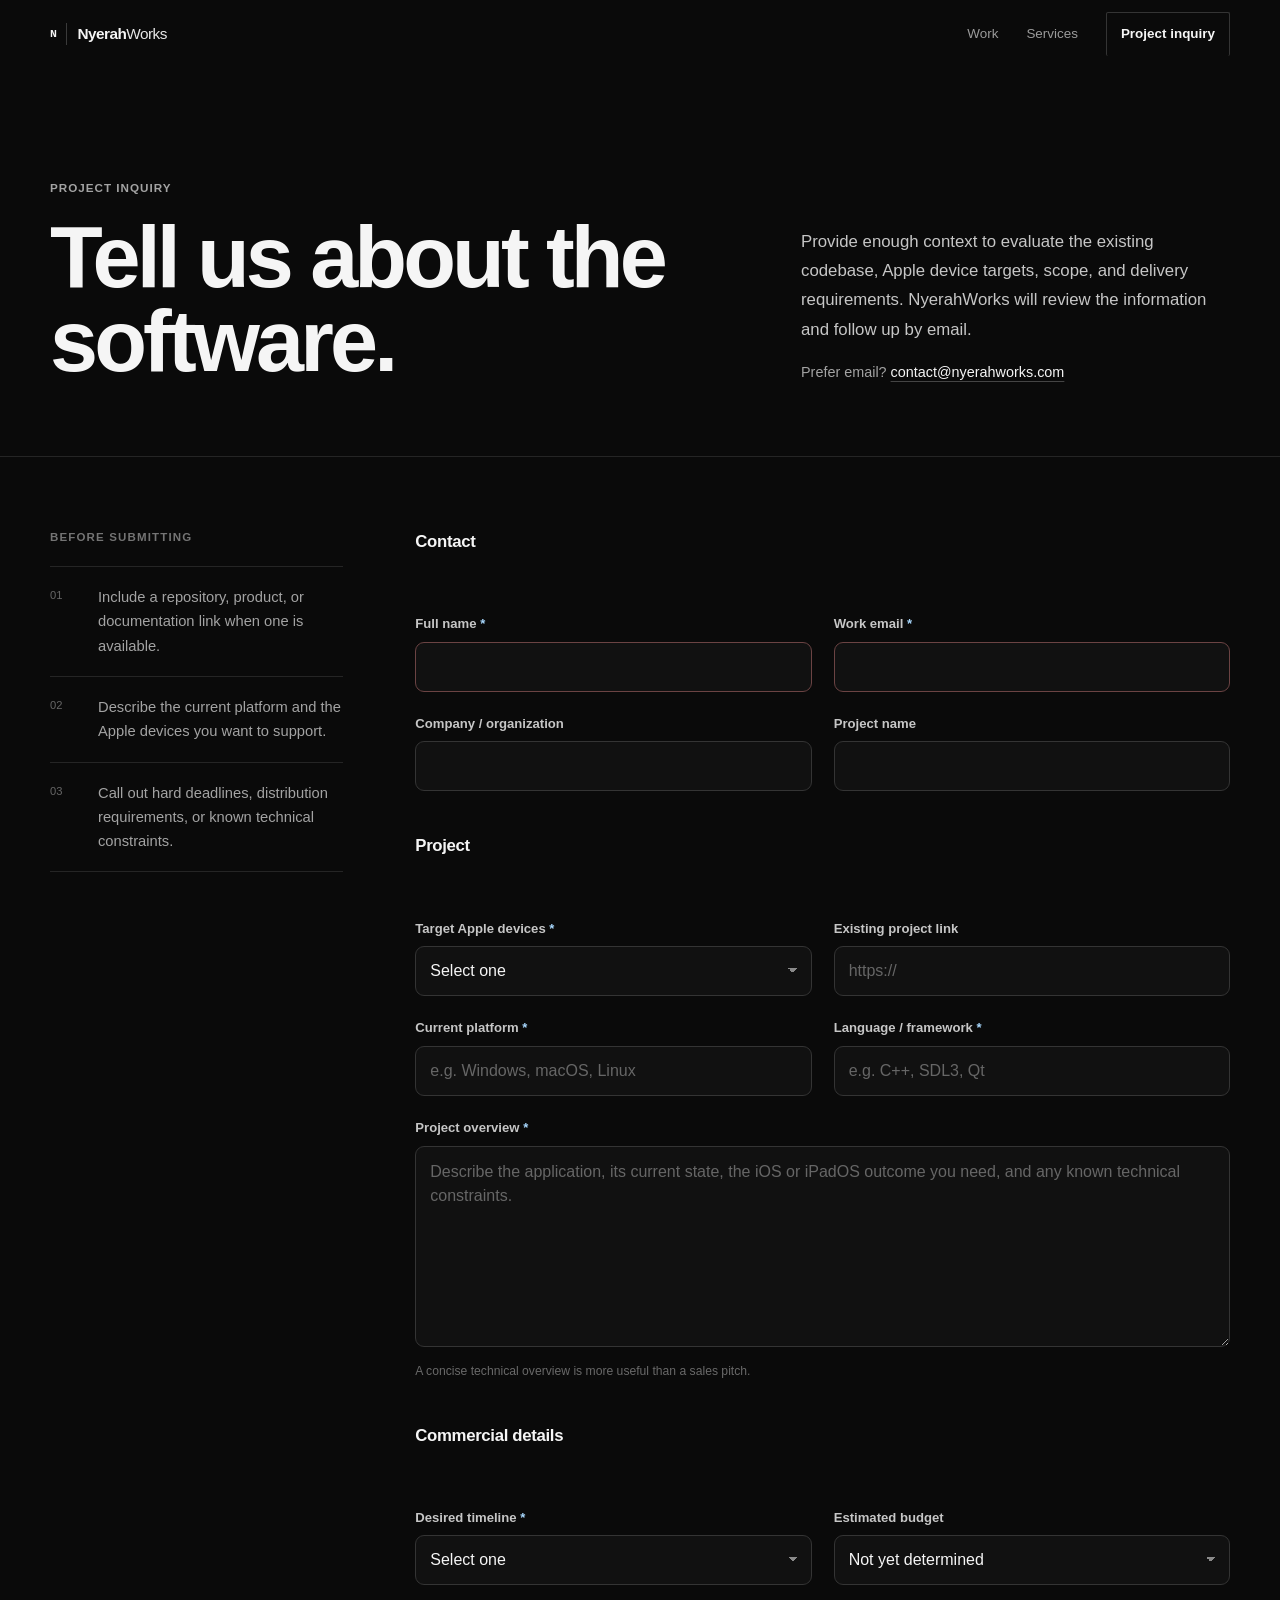
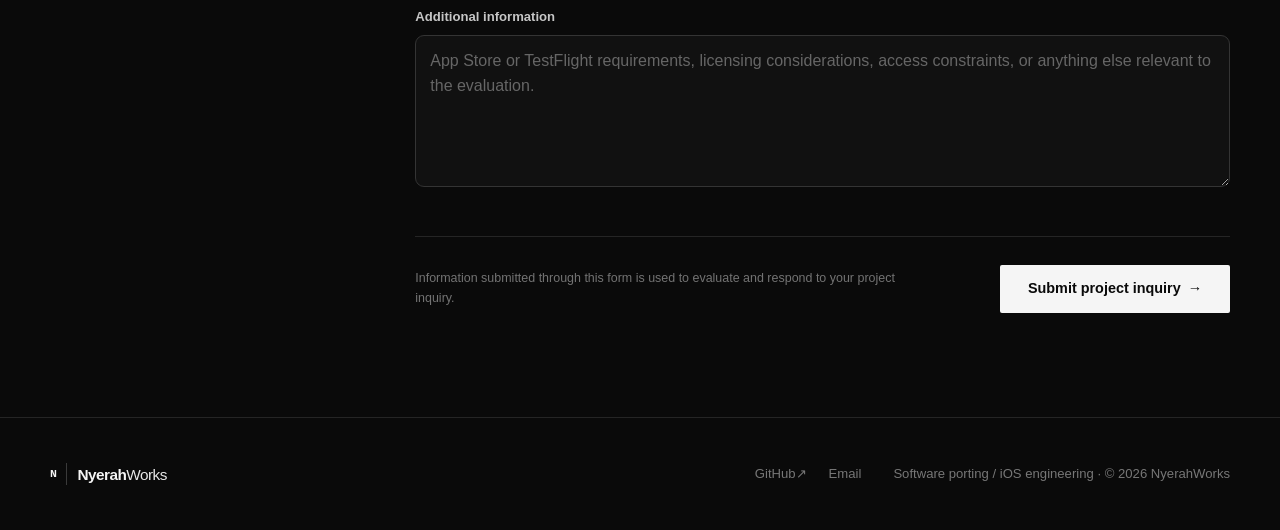
<file: inquiry/index.html>
<!doctype html>
<html lang="en">
<head>
  <meta charset="utf-8">
  <meta name="viewport" content="width=device-width, initial-scale=1, viewport-fit=cover">
  <meta name="description" content="Submit a project inquiry to NyerahWorks for iOS and iPadOS software porting, platform integration, testing, and distribution.">
  <meta name="theme-color" content="#0a0a0a">
  <link rel="canonical" href="https://nyerahworks.com/inquiry/">
  <link rel="icon" href="../favicon.svg" type="image/svg+xml">
  <title>Project Inquiry — NyerahWorks</title>
  <link rel="stylesheet" href="../styles.css">
  <link rel="stylesheet" href="../polish.css">
  <link rel="stylesheet" href="inquiry.css">
  <script src="../script.js" defer></script>
</head>
<body>
  <a class="skip-link" href="#main">Skip to content</a>

  <header class="site-header" data-header>
    <div class="nav-shell">
      <a class="brand" href="../" aria-label="NyerahWorks home">
        <span class="brand-symbol" aria-hidden="true">N</span>
        <span class="brand-name"><span class="brand-heavy">Nyerah</span><span class="brand-light">Works</span></span>
      </a>

      <button class="menu-button" type="button" aria-expanded="false" aria-controls="site-nav" data-menu-button>
        <span class="menu-line"></span>
        <span class="menu-line"></span>
        <span class="sr-only">Toggle navigation</span>
      </button>

      <nav class="site-nav" id="site-nav" data-nav>
        <a href="../#work">Work</a>
        <a href="../#services">Services</a>
        <a class="nav-contact" href="./" aria-current="page">Project inquiry</a>
      </nav>
    </div>
  </header>

  <main id="main" class="inquiry-main">
    <section class="inquiry-hero">
      <div class="shell inquiry-hero-grid">
        <div data-reveal>
          <p class="kicker">Project inquiry</p>
          <h1>Tell us about the software.</h1>
        </div>
        <div class="inquiry-intro" data-reveal>
          <p>Provide enough context to evaluate the existing codebase, Apple device targets, scope, and delivery requirements. NyerahWorks will review the information and follow up by email.</p>
          <p class="inquiry-direct">Prefer email? <a href="mailto:contact@nyerahworks.com">contact@nyerahworks.com</a></p>
        </div>
      </div>
    </section>

    <section class="inquiry-section">
      <div class="shell inquiry-layout">
        <aside class="inquiry-aside" data-reveal>
          <p class="aside-label">Before submitting</p>
          <ol>
            <li><span>01</span><p>Include a repository, product, or documentation link when one is available.</p></li>
            <li><span>02</span><p>Describe the current platform and the Apple devices you want to support.</p></li>
            <li><span>03</span><p>Call out hard deadlines, distribution requirements, or known technical constraints.</p></li>
          </ol>
        </aside>

        <form class="project-form" action="https://formsubmit.co/contact@nyerahworks.com" method="POST" data-reveal>
          <input type="hidden" name="_subject" value="New Project Inquiry — NyerahWorks">
          <input type="hidden" name="_template" value="table">
          <input type="hidden" name="_next" value="https://nyerahworks.com/inquiry/thanks/">
          <input type="hidden" name="_url" value="https://nyerahworks.com/inquiry/">
          <div class="form-honeypot" aria-hidden="true">
            <label for="company-website">Leave this field empty</label>
            <input id="company-website" type="text" name="_honey" tabindex="-1" autocomplete="off">
          </div>

          <fieldset>
            <legend>Contact</legend>
            <div class="form-grid two-column">
              <div class="form-field">
                <label for="full-name">Full name <span aria-hidden="true">*</span></label>
                <input id="full-name" name="Full Name" type="text" autocomplete="name" required>
              </div>
              <div class="form-field">
                <label for="work-email">Work email <span aria-hidden="true">*</span></label>
                <input id="work-email" name="email" type="email" inputmode="email" autocomplete="email" required>
              </div>
              <div class="form-field">
                <label for="company">Company / organization</label>
                <input id="company" name="Company or Organization" type="text" autocomplete="organization">
              </div>
              <div class="form-field">
                <label for="project-name">Project name</label>
                <input id="project-name" name="Project Name" type="text">
              </div>
            </div>
          </fieldset>

          <fieldset>
            <legend>Project</legend>
            <div class="form-grid two-column">
              <div class="form-field">
                <label for="apple-target">Target Apple devices <span aria-hidden="true">*</span></label>
                <select id="apple-target" name="Target Apple Devices" required>
                  <option value="" selected disabled>Select one</option>
                  <option>iPhone</option>
                  <option>iPad</option>
                  <option>iPhone and iPad</option>
                  <option>Not yet determined</option>
                </select>
              </div>
              <div class="form-field">
                <label for="project-link">Existing project link</label>
                <input id="project-link" name="Existing Project Link" type="url" inputmode="url" placeholder="https://">
              </div>
              <div class="form-field">
                <label for="current-platform">Current platform <span aria-hidden="true">*</span></label>
                <input id="current-platform" name="Current Platform" type="text" placeholder="e.g. Windows, macOS, Linux" required>
              </div>
              <div class="form-field">
                <label for="tech-stack">Language / framework <span aria-hidden="true">*</span></label>
                <input id="tech-stack" name="Language or Framework" type="text" placeholder="e.g. C++, SDL3, Qt" required>
              </div>
            </div>

            <div class="form-field form-field-wide">
              <label for="overview">Project overview <span aria-hidden="true">*</span></label>
              <textarea id="overview" name="Project Overview" rows="7" required placeholder="Describe the application, its current state, the iOS or iPadOS outcome you need, and any known technical constraints."></textarea>
              <p class="field-note">A concise technical overview is more useful than a sales pitch.</p>
            </div>
          </fieldset>

          <fieldset>
            <legend>Commercial details</legend>
            <div class="form-grid two-column">
              <div class="form-field">
                <label for="timeline">Desired timeline <span aria-hidden="true">*</span></label>
                <select id="timeline" name="Desired Timeline" required>
                  <option value="" selected disabled>Select one</option>
                  <option>Flexible</option>
                  <option>Within 1 month</option>
                  <option>1–2 months</option>
                  <option>2–4 months</option>
                  <option>4+ months</option>
                  <option>Specific deadline</option>
                </select>
              </div>
              <div class="form-field">
                <label for="budget">Estimated budget</label>
                <select id="budget" name="Estimated Budget">
                  <option value="" selected>Not yet determined</option>
                  <option>Under $2,500</option>
                  <option>$2,500–$5,000</option>
                  <option>$5,000–$10,000</option>
                  <option>$10,000–$25,000</option>
                  <option>$25,000+</option>
                </select>
              </div>
            </div>

            <div class="form-field form-field-wide">
              <label for="additional">Additional information</label>
              <textarea id="additional" name="Additional Information" rows="5" placeholder="App Store or TestFlight requirements, licensing considerations, access constraints, or anything else relevant to the evaluation."></textarea>
            </div>
          </fieldset>

          <div class="form-submit-row">
            <p>Information submitted through this form is used to evaluate and respond to your project inquiry.</p>
            <button class="button button-primary form-submit" type="submit">Submit project inquiry <span aria-hidden="true">→</span></button>
          </div>
        </form>
      </div>
    </section>
  </main>

  <footer class="site-footer">
    <div class="shell footer-grid">
      <a class="brand" href="../" aria-label="NyerahWorks home">
        <span class="brand-symbol" aria-hidden="true">N</span>
        <span class="brand-name"><span class="brand-heavy">Nyerah</span><span class="brand-light">Works</span></span>
      </a>
      <div class="footer-links">
        <a href="https://github.com/NyerahMT">GitHub <span aria-hidden="true">↗</span></a>
        <a href="mailto:contact@nyerahworks.com">Email</a>
      </div>
      <p>Software porting / iOS engineering · © <span data-year></span> NyerahWorks</p>
    </div>
  </footer>
</body>
</html>
</file>
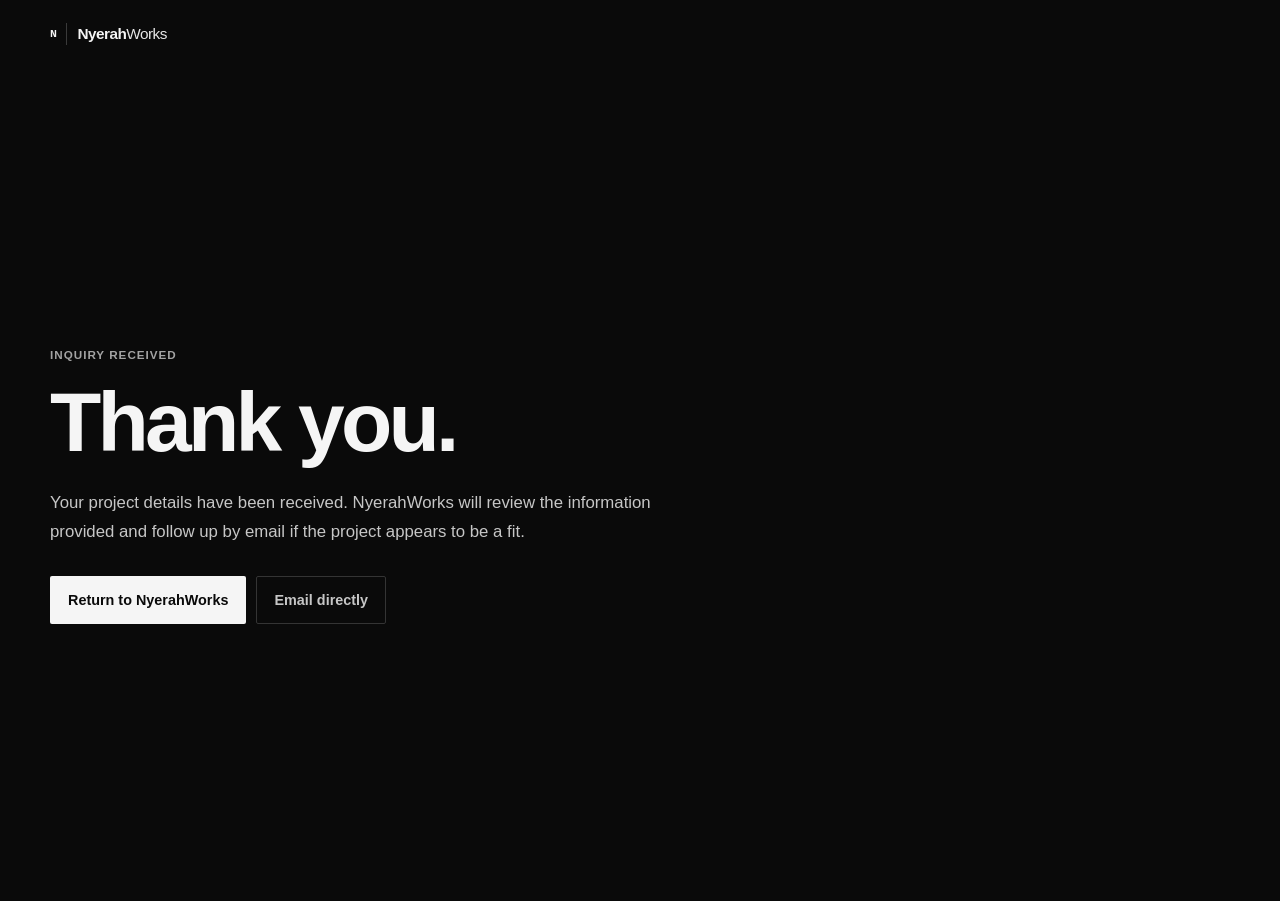
<file: inquiry/thanks/index.html>
<!doctype html>
<html lang="en">
<head>
  <meta charset="utf-8">
  <meta name="viewport" content="width=device-width, initial-scale=1, viewport-fit=cover">
  <meta name="robots" content="noindex">
  <meta name="theme-color" content="#0a0a0a">
  <link rel="icon" href="../../favicon.svg" type="image/svg+xml">
  <title>Inquiry Received — NyerahWorks</title>
  <link rel="stylesheet" href="../../styles.css">
  <link rel="stylesheet" href="../../polish.css">
  <link rel="stylesheet" href="../inquiry.css">
  <script src="../../script.js" defer></script>
</head>
<body>
  <a class="skip-link" href="#main">Skip to content</a>

  <header class="site-header" data-header>
    <div class="nav-shell">
      <a class="brand" href="../../" aria-label="NyerahWorks home">
        <span class="brand-symbol" aria-hidden="true">N</span>
        <span class="brand-name"><span class="brand-heavy">Nyerah</span><span class="brand-light">Works</span></span>
      </a>
    </div>
  </header>

  <main id="main">
    <section class="thanks-section">
      <div class="shell">
        <div class="thanks-card" data-reveal>
          <p class="kicker">Inquiry received</p>
          <h1>Thank you.</h1>
          <p>Your project details have been received. NyerahWorks will review the information provided and follow up by email if the project appears to be a fit.</p>
          <div class="thanks-actions">
            <a class="button button-primary" href="../../">Return to NyerahWorks</a>
            <a class="button button-quiet" href="mailto:contact@nyerahworks.com">Email directly</a>
          </div>
        </div>
      </div>
    </section>
  </main>
</body>
</html>
</file>
<file: styles.css>
:root {
  --bg: #0a0a0a;
  --surface: #111111;
  --surface-2: #171717;
  --text: #f5f5f5;
  --muted: #a3a3a3;
  --muted-strong: #c6c6c6;
  --line: #252525;
  --line-light: #343434;
  --paper: #f3f3f0;
  --ink: #111111;
  --accent: #a9d9ff;
  --max-width: 1180px;
  --page-pad: 20px;
  --radius: 18px;
}

* {
  box-sizing: border-box;
}

html {
  scroll-behavior: smooth;
  scroll-padding-top: 88px;
  background: var(--bg);
}

body {
  margin: 0;
  min-width: 320px;
  background: var(--bg);
  color: var(--text);
  font-family: Inter, ui-sans-serif, -apple-system, BlinkMacSystemFont, "Segoe UI", Helvetica, Arial, sans-serif;
  font-size: 16px;
  line-height: 1.5;
  -webkit-font-smoothing: antialiased;
  text-rendering: optimizeLegibility;
}

a {
  color: inherit;
  text-decoration: none;
}

button,
a {
  -webkit-tap-highlight-color: transparent;
}

button {
  font: inherit;
}

img {
  display: block;
  width: 100%;
  height: auto;
}

figure,
p,
h1,
h2,
h3 {
  margin-top: 0;
}

::selection {
  background: var(--text);
  color: var(--bg);
}

.shell {
  width: min(100%, calc(var(--max-width) + (var(--page-pad) * 2)));
  margin-inline: auto;
  padding-inline: var(--page-pad);
}

.skip-link {
  position: fixed;
  top: 12px;
  left: 12px;
  z-index: 1000;
  padding: 10px 14px;
  background: var(--paper);
  color: var(--ink);
  border-radius: 8px;
  transform: translateY(-150%);
  transition: transform 160ms ease;
}

.skip-link:focus {
  transform: translateY(0);
}

.sr-only {
  position: absolute;
  width: 1px;
  height: 1px;
  padding: 0;
  margin: -1px;
  overflow: hidden;
  clip: rect(0, 0, 0, 0);
  white-space: nowrap;
  border: 0;
}

/* Header */
.site-header {
  position: sticky;
  top: 0;
  z-index: 100;
  border-bottom: 1px solid transparent;
  background: rgba(10, 10, 10, 0.9);
  transition: border-color 160ms ease, background-color 160ms ease;
}

.site-header.scrolled {
  border-color: var(--line);
  background: rgba(10, 10, 10, 0.96);
  backdrop-filter: blur(16px);
  -webkit-backdrop-filter: blur(16px);
}

.nav-shell {
  position: relative;
  display: flex;
  align-items: center;
  justify-content: space-between;
  width: min(100%, calc(var(--max-width) + (var(--page-pad) * 2)));
  min-height: 68px;
  margin-inline: auto;
  padding-inline: var(--page-pad);
}

.brand {
  display: inline-flex;
  align-items: center;
  gap: 10px;
  min-height: 44px;
  font-size: 0.96rem;
  font-weight: 650;
  letter-spacing: -0.02em;
}

.brand-symbol {
  display: grid;
  place-items: center;
  width: 30px;
  height: 30px;
  border: 1px solid var(--line-light);
  border-radius: 8px;
  font-size: 0.75rem;
  font-weight: 760;
  letter-spacing: -0.04em;
}

.menu-button {
  display: grid;
  place-content: center;
  gap: 6px;
  width: 44px;
  height: 44px;
  padding: 0;
  border: 0;
  border-radius: 9px;
  background: transparent;
  color: var(--text);
  cursor: pointer;
}

.menu-line {
  display: block;
  width: 20px;
  height: 1px;
  background: currentColor;
  transform-origin: center;
  transition: transform 160ms ease;
}

.menu-button[aria-expanded="true"] .menu-line:first-child {
  transform: translateY(3.5px) rotate(45deg);
}

.menu-button[aria-expanded="true"] .menu-line:nth-child(2) {
  transform: translateY(-3.5px) rotate(-45deg);
}

.site-nav {
  position: absolute;
  top: calc(100% + 1px);
  left: 0;
  right: 0;
  display: none;
  padding: 12px var(--page-pad) 20px;
  border-bottom: 1px solid var(--line);
  background: #0a0a0a;
}

.site-nav.open {
  display: grid;
}

.site-nav a {
  display: flex;
  align-items: center;
  min-height: 52px;
  border-bottom: 1px solid var(--line);
  color: var(--muted-strong);
  font-size: 0.96rem;
}

.site-nav a:last-child {
  border-bottom: 0;
}

.site-nav .nav-contact {
  color: var(--text);
  font-weight: 650;
}

/* Shared type */
.kicker {
  margin-bottom: 18px;
  color: var(--muted);
  font-size: 0.73rem;
  font-weight: 700;
  letter-spacing: 0.12em;
  text-transform: uppercase;
}

h1,
h2,
h3 {
  color: var(--text);
  font-weight: 620;
  letter-spacing: -0.045em;
}

h1 {
  max-width: 920px;
  margin-bottom: 24px;
  font-size: clamp(3rem, 13vw, 5.75rem);
  line-height: 0.98;
}

h2 {
  margin-bottom: 20px;
  font-size: clamp(2.2rem, 9vw, 4.5rem);
  line-height: 1.02;
}

h3 {
  margin-bottom: 0;
  font-size: clamp(1.75rem, 7vw, 2.65rem);
  line-height: 1.04;
}

/* Hero */
.hero {
  border-bottom: 1px solid var(--line);
}

.hero-shell {
  display: flex;
  min-height: min(740px, calc(100svh - 68px));
  flex-direction: column;
  justify-content: center;
  padding-top: 72px;
  padding-bottom: 72px;
}

.hero-copy {
  max-width: 700px;
  margin-bottom: 0;
  color: var(--muted-strong);
  font-size: clamp(1.08rem, 4.5vw, 1.32rem);
  line-height: 1.65;
}

.hero-actions {
  display: flex;
  flex-direction: column;
  align-items: stretch;
  gap: 10px;
  margin-top: 34px;
}

.button {
  display: inline-flex;
  min-height: 48px;
  align-items: center;
  justify-content: center;
  gap: 7px;
  padding: 0 17px;
  border: 1px solid transparent;
  border-radius: 9px;
  font-size: 0.9rem;
  font-weight: 650;
  transition: background-color 150ms ease, border-color 150ms ease, color 150ms ease, transform 150ms ease;
}

.button:active {
  transform: translateY(1px);
}

.button-primary {
  background: var(--text);
  color: var(--bg);
}

.button-primary:hover {
  background: #dddddd;
}

.button-quiet {
  border-color: var(--line-light);
  color: var(--muted-strong);
}

.button-quiet:hover {
  border-color: #555;
  color: var(--text);
}

/* Proof strip */
.proof-strip {
  border-bottom: 1px solid var(--line);
}

.proof-grid {
  display: grid;
}

.proof-grid > div {
  display: grid;
  grid-template-columns: 84px minmax(0, 1fr);
  align-items: baseline;
  gap: 16px;
  padding-block: 18px;
  border-bottom: 1px solid var(--line);
}

.proof-grid > div:last-child {
  border-bottom: 0;
}

.proof-label {
  color: #707070;
  font-size: 0.7rem;
  font-weight: 650;
  letter-spacing: 0.08em;
  text-transform: uppercase;
}

.proof-grid strong {
  min-width: 0;
  color: var(--muted-strong);
  font-size: 0.9rem;
  font-weight: 520;
}

/* Sections */
.section {
  padding-top: 92px;
  padding-bottom: 92px;
}

.section-intro {
  max-width: 820px;
  margin-bottom: 52px;
}

.section-intro > p:last-child {
  max-width: 620px;
  margin: 0;
  color: var(--muted);
  font-size: 1rem;
  line-height: 1.75;
}

/* Projects */
.project {
  min-width: 0;
  padding-block: 48px;
  border-top: 1px solid var(--line);
}

.project:last-child {
  border-bottom: 1px solid var(--line);
}

.project-image-link {
  display: block;
  min-width: 0;
  margin-bottom: 30px;
}

.project-figure {
  position: relative;
  margin: 0;
  overflow: hidden;
  border: 1px solid var(--line);
  border-radius: 14px;
  background: var(--surface);
}

.project-figure img {
  aspect-ratio: 16 / 10;
  object-fit: cover;
  transition: transform 300ms ease;
}

.project-image-link:hover img {
  transform: scale(1.012);
}

.project-figure figcaption {
  padding: 10px 12px;
  border-top: 1px solid var(--line);
  color: #777;
  font-size: 0.68rem;
  letter-spacing: 0.04em;
}

.principia-figure img {
  object-position: center;
}

.project-body {
  min-width: 0;
}

.project-heading-row {
  display: grid;
  grid-template-columns: minmax(0, 1fr) auto;
  gap: 16px;
  align-items: start;
}

.project-type {
  margin-bottom: 10px;
  color: var(--accent);
  font-size: 0.75rem;
  font-weight: 650;
  letter-spacing: 0.04em;
}

.project-index {
  padding-top: 4px;
  color: #5d5d5d;
  font-size: 0.74rem;
  font-variant-numeric: tabular-nums;
}

.project-summary {
  max-width: 700px;
  margin: 26px 0 0;
  color: var(--muted);
  font-size: 0.98rem;
  line-height: 1.75;
}

.project-details {
  display: grid;
  gap: 0;
  margin-top: 28px;
  border-top: 1px solid var(--line);
  border-bottom: 1px solid var(--line);
}

.project-details > div {
  display: grid;
  grid-template-columns: 95px minmax(0, 1fr);
  align-items: baseline;
  gap: 14px;
  padding-block: 14px;
  border-bottom: 1px solid var(--line);
}

.project-details > div:last-child {
  border-bottom: 0;
}

.project-details span {
  color: #707070;
  font-size: 0.72rem;
}

.project-details strong {
  min-width: 0;
  color: var(--muted-strong);
  font-size: 0.83rem;
  font-weight: 520;
}

.text-link {
  display: inline-flex;
  min-height: 44px;
  align-items: center;
  gap: 7px;
  margin-top: 20px;
  color: var(--text);
  font-size: 0.9rem;
  font-weight: 620;
}

.text-link span {
  transition: transform 150ms ease;
}

.text-link:hover span {
  transform: translate(2px, -2px);
}

/* Capabilities */
.capabilities-section {
  border-top: 1px solid var(--line);
  border-bottom: 1px solid var(--line);
  background: var(--surface);
}

.compact-intro {
  margin-bottom: 44px;
}

.capability-list {
  border-top: 1px solid var(--line-light);
}

.capability-list article {
  display: grid;
  grid-template-columns: 34px minmax(0, 1fr);
  gap: 16px;
  padding: 26px 0 30px;
  border-bottom: 1px solid var(--line-light);
}

.capability-number {
  padding-top: 5px;
  color: #696969;
  font-size: 0.7rem;
}

.capability-list h3 {
  margin-bottom: 10px;
  font-size: 1.3rem;
  letter-spacing: -0.025em;
}

.capability-list p {
  max-width: 680px;
  margin: 0;
  color: var(--muted);
  font-size: 0.93rem;
  line-height: 1.7;
}

/* About */
.about-grid {
  display: grid;
  gap: 40px;
}

.about-grid h2 {
  max-width: 620px;
}

.about-copy {
  max-width: 640px;
}

.about-copy p {
  margin-bottom: 20px;
  color: var(--muted-strong);
  font-size: 1.03rem;
  line-height: 1.8;
}

.about-copy p:last-child {
  margin-bottom: 0;
  color: var(--muted);
}

/* Contact */
.contact-section {
  padding-top: 80px;
  padding-bottom: 80px;
  background: var(--paper);
  color: var(--ink);
}

.contact-section .kicker {
  color: #707070;
}

.contact-section h2 {
  margin-bottom: 0;
  color: var(--ink);
}

.contact-grid {
  display: grid;
  gap: 34px;
}

.contact-side p {
  max-width: 560px;
  margin-bottom: 24px;
  color: #555;
  line-height: 1.7;
}

.button-light {
  width: 100%;
  border-color: var(--ink);
  background: var(--ink);
  color: var(--paper);
}

.button-light:hover {
  background: #2a2a2a;
}

/* Footer */
.site-footer {
  border-top: 1px solid var(--line);
}

.footer-grid {
  display: grid;
  gap: 22px;
  padding-top: 34px;
  padding-bottom: 34px;
}

.footer-links {
  display: flex;
  flex-wrap: wrap;
  gap: 22px;
}

.footer-links a,
.footer-grid > p {
  margin: 0;
  color: #777;
  font-size: 0.82rem;
}

.footer-links a {
  min-height: 44px;
  display: inline-flex;
  align-items: center;
}

.footer-links a:hover {
  color: var(--text);
}

/* Small phones */
@media (max-width: 374px) {
  :root {
    --page-pad: 16px;
  }

  h1 {
    font-size: 2.65rem;
  }

  .hero-shell {
    padding-top: 56px;
    padding-bottom: 56px;
  }

  .project-details > div,
  .proof-grid > div {
    grid-template-columns: 1fr;
    gap: 5px;
  }
}

/* Tablet and up */
@media (min-width: 700px) {
  :root {
    --page-pad: 32px;
  }

  .hero-shell {
    min-height: 680px;
    padding-top: 100px;
    padding-bottom: 100px;
  }

  .hero-actions {
    flex-direction: row;
    align-items: center;
  }

  .button {
    width: auto;
  }

  .proof-grid {
    grid-template-columns: repeat(3, minmax(0, 1fr));
  }

  .proof-grid > div {
    display: block;
    padding: 22px 24px 22px 0;
    border-right: 1px solid var(--line);
    border-bottom: 0;
  }

  .proof-grid > div + div {
    padding-left: 24px;
  }

  .proof-grid > div:last-child {
    border-right: 0;
  }

  .proof-label,
  .proof-grid strong {
    display: block;
  }

  .proof-grid strong {
    margin-top: 7px;
  }

  .section {
    padding-top: 120px;
    padding-bottom: 120px;
  }

  .project {
    padding-block: 64px;
  }

  .project-figure {
    border-radius: 18px;
  }

  .project-details {
    grid-template-columns: repeat(3, minmax(0, 1fr));
  }

  .project-details > div {
    display: block;
    padding: 17px 18px 17px 0;
    border-right: 1px solid var(--line);
    border-bottom: 0;
  }

  .project-details > div + div {
    padding-left: 18px;
  }

  .project-details > div:last-child {
    border-right: 0;
  }

  .project-details span,
  .project-details strong {
    display: block;
  }

  .project-details strong {
    margin-top: 6px;
  }

  .capability-list article {
    grid-template-columns: 48px minmax(0, 1fr);
    padding: 32px 0 36px;
  }

  .capability-list h3 {
    font-size: 1.55rem;
  }

  .about-grid,
  .contact-grid {
    grid-template-columns: minmax(0, 0.9fr) minmax(0, 1.1fr);
    gap: 80px;
    align-items: start;
  }

  .button-light {
    width: auto;
  }

  .footer-grid {
    grid-template-columns: 1fr auto auto;
    align-items: center;
    gap: 32px;
  }
}

/* Desktop */
@media (min-width: 900px) {
  .menu-button {
    display: none;
  }

  .site-nav {
    position: static;
    display: flex;
    align-items: center;
    gap: 28px;
    padding: 0;
    border: 0;
    background: transparent;
  }

  .site-nav a {
    min-height: 44px;
    border: 0;
    color: #9b9b9b;
    font-size: 0.84rem;
    transition: color 140ms ease;
  }

  .site-nav a:hover {
    color: var(--text);
  }

  .site-nav .nav-contact {
    padding: 0 14px;
    border: 1px solid var(--line-light);
    border-radius: 8px;
    color: var(--text);
  }

  .hero-shell {
    min-height: 730px;
  }

  h1 {
    font-size: clamp(5rem, 8vw, 7.6rem);
  }

  .section-intro {
    margin-bottom: 74px;
  }

  .project {
    display: grid;
    grid-template-columns: minmax(0, 1.2fr) minmax(330px, 0.8fr);
    gap: clamp(44px, 6vw, 88px);
    align-items: center;
    min-height: 610px;
  }

  .project-image-link {
    margin-bottom: 0;
  }

  .project-secondary {
    grid-template-columns: minmax(330px, 0.8fr) minmax(0, 1.2fr);
  }

  .project-secondary .project-image-link {
    order: 2;
  }

  .project-secondary .project-body {
    order: 1;
  }

  .project-figure img {
    min-height: 430px;
  }

  .project-secondary .project-figure img {
    min-height: 390px;
  }

  .project-details {
    grid-template-columns: 1fr;
  }

  .project-details > div,
  .project-details > div + div {
    display: grid;
    grid-template-columns: 105px minmax(0, 1fr);
    gap: 14px;
    padding: 13px 0;
    border-right: 0;
    border-bottom: 1px solid var(--line);
  }

  .project-details > div:last-child {
    border-bottom: 0;
  }

  .project-details strong {
    margin-top: 0;
  }

  .compact-intro {
    max-width: 760px;
    margin-bottom: 60px;
  }

  .capability-list article {
    grid-template-columns: 70px minmax(0, 1fr);
    align-items: start;
    padding: 38px 0 42px;
  }

  .capability-list article > div {
    display: grid;
    grid-template-columns: minmax(220px, 0.7fr) minmax(0, 1.3fr);
    gap: 64px;
    align-items: baseline;
  }

  .capability-list h3 {
    margin: 0;
  }

  .contact-section {
    padding-top: 110px;
    padding-bottom: 110px;
  }
}

/* Large desktop */
@media (min-width: 1200px) {
  :root {
    --page-pad: 40px;
  }

  .hero-copy {
    font-size: 1.28rem;
  }
}

@media (prefers-reduced-motion: reduce) {
  html {
    scroll-behavior: auto;
  }

  *,
  *::before,
  *::after {
    scroll-behavior: auto !important;
    transition-duration: 0.01ms !important;
    animation-duration: 0.01ms !important;
    animation-iteration-count: 1 !important;
  }
}
</file>
<file: polish.css>
/* Editorial refinement layer. Keep the responsive base, remove generic SaaS rhythms. */

.brand-name {
  display: inline-flex;
  align-items: baseline;
  letter-spacing: -0.035em;
}

.brand-heavy {
  font-weight: 780;
}

.brand-light {
  font-weight: 430;
  color: #e7e7e7;
}

/* The mark reads more like a wordmark detail than an app icon. */
.brand-symbol {
  display: inline-flex;
  width: auto;
  height: 22px;
  padding-right: 10px;
  border: 0;
  border-right: 1px solid #3a3a3a;
  border-radius: 0;
  font-family: ui-monospace, SFMono-Regular, Menlo, Monaco, Consolas, "Liberation Mono", monospace;
  font-size: 0.72rem;
  font-weight: 720;
}

.hero-shell {
  min-height: auto;
  padding-top: 86px;
  padding-bottom: 94px;
}

.hero h1 {
  max-width: 780px;
  font-size: clamp(2.85rem, 12vw, 5.15rem);
  line-height: 0.96;
}

.hero-copy {
  max-width: 720px;
  font-size: clamp(1.02rem, 4vw, 1.18rem);
  line-height: 1.64;
}

.kicker {
  letter-spacing: 0.085em;
}

.button,
.site-nav .nav-contact {
  border-radius: 2px;
}

.button {
  position: relative;
  overflow: hidden;
}

.button::after {
  content: "";
  position: absolute;
  right: 0;
  bottom: 0;
  left: 0;
  height: 1px;
  background: currentColor;
  opacity: 0;
  transform: scaleX(0.25);
  transform-origin: left;
  transition: opacity 180ms ease, transform 260ms cubic-bezier(0.2, 0.8, 0.2, 1);
}

.button:hover::after {
  opacity: 0.35;
  transform: scaleX(1);
}

/* Replace the familiar three equal-column proof strip with one engineering path. */
.signal-strip {
  border-bottom: 1px solid var(--line);
  background: #0c0c0c;
}

.signal-line {
  display: grid;
  gap: 8px;
  padding-top: 18px;
  padding-bottom: 18px;
}

.signal-label {
  color: #696969;
  font-family: ui-monospace, SFMono-Regular, Menlo, Monaco, Consolas, "Liberation Mono", monospace;
  font-size: 0.66rem;
  font-weight: 560;
  letter-spacing: 0.08em;
  text-transform: uppercase;
}

.signal-flow {
  display: flex;
  min-width: 0;
  flex-wrap: wrap;
  align-items: center;
  gap: 7px 11px;
  color: #d2d2d2;
  font-family: ui-monospace, SFMono-Regular, Menlo, Monaco, Consolas, "Liberation Mono", monospace;
  font-size: 0.75rem;
  line-height: 1.5;
}

.signal-arrow {
  color: #647785;
}

.section {
  padding-top: 80px;
  padding-bottom: 80px;
}

.section-intro {
  margin-bottom: 44px;
}

.section-intro h2 {
  max-width: 760px;
}

.section-intro-editorial h2 {
  max-width: 680px;
}

.section-intro > p:last-child {
  max-width: 660px;
}

.project {
  position: relative;
}

.project::before {
  content: "";
  position: absolute;
  top: -1px;
  left: 0;
  width: 52px;
  height: 1px;
  background: #8fa9bc;
}

.project-type {
  max-width: 100%;
  color: #9eb6c8;
  font-family: ui-monospace, SFMono-Regular, Menlo, Monaco, Consolas, "Liberation Mono", monospace;
  font-size: 0.7rem;
  font-weight: 560;
  line-height: 1.55;
  letter-spacing: 0;
}

.project-figure {
  isolation: isolate;
  border-radius: 3px;
}

.project-figure img {
  transform: scale(1.045) translate3d(0, var(--parallax-y, 0px), 0);
  transition: transform 420ms cubic-bezier(0.2, 0.8, 0.2, 1);
  will-change: transform;
}

.project-image-link:hover img {
  transform: scale(1.06) translate3d(0, var(--parallax-y, 0px), 0);
}

.project-figure figcaption {
  display: flex;
  justify-content: space-between;
  gap: 16px;
  font-family: ui-monospace, SFMono-Regular, Menlo, Monaco, Consolas, "Liberation Mono", monospace;
  letter-spacing: 0;
}

.project-figure figcaption span:last-child {
  color: #606060;
  text-align: right;
}

.project-summary {
  color: #b0b0b0;
}

.project-details span {
  color: #7b7b7b;
}

.project-details strong {
  color: #d0d0d0;
}

.project-links {
  display: flex;
  flex-wrap: wrap;
  gap: 8px 20px;
  margin-top: 16px;
}

.project-links .text-link {
  margin-top: 0;
}

.project-case-link {
  color: #f1f1f1;
  font-weight: 700;
}

.project-case-link span {
  color: #9eb6c8;
}

.capabilities-section {
  background: #0d0d0d;
}

.capability-list article {
  position: relative;
}

.capability-list article::after {
  content: "";
  position: absolute;
  bottom: -1px;
  left: 0;
  width: 0;
  height: 1px;
  background: #5f7484;
  transition: width 500ms cubic-bezier(0.2, 0.8, 0.2, 1);
}

.capability-list article:hover::after {
  width: min(180px, 35%);
}

.capability-list h3 {
  font-size: 1.22rem;
  font-weight: 620;
}

.capability-list p {
  max-width: 760px;
}

.contact-section {
  position: relative;
  padding-top: 76px;
  padding-bottom: 76px;
  overflow: hidden;
}

.contact-section::before {
  content: "NYW / IOS";
  position: absolute;
  right: max(20px, calc((100vw - var(--max-width)) / 2));
  bottom: -0.16em;
  color: rgba(17, 17, 17, 0.045);
  font-family: ui-monospace, SFMono-Regular, Menlo, Monaco, Consolas, "Liberation Mono", monospace;
  font-size: clamp(4rem, 12vw, 9rem);
  font-weight: 800;
  line-height: 1;
  letter-spacing: -0.08em;
  pointer-events: none;
  white-space: nowrap;
}

.contact-grid {
  position: relative;
  z-index: 1;
}

.contact-side p {
  max-width: 620px;
}

/* Scroll-linked reveal: a mechanical wipe on imagery, quiet movement on copy. */
.motion-ready [data-reveal] {
  opacity: 0;
  transform: translate3d(0, 16px, 0);
  transition: opacity 620ms ease, transform 760ms cubic-bezier(0.16, 1, 0.3, 1);
}

.motion-ready [data-reveal].is-visible {
  opacity: 1;
  transform: translate3d(0, 0, 0);
}

.motion-ready [data-reveal] .project-figure::after {
  content: "";
  position: absolute;
  z-index: 3;
  inset: 0;
  background: #151515;
  transform: scaleX(1);
  transform-origin: right center;
  transition: transform 920ms 80ms cubic-bezier(0.77, 0, 0.18, 1);
  pointer-events: none;
}

.motion-ready [data-reveal].is-visible .project-figure::after {
  transform: scaleX(0);
}

/* Desktop page-position rail. It doubles as navigation context without becoming a widget. */
.scroll-rail {
  display: none;
}

@media (min-width: 700px) {
  .hero-shell {
    padding-top: 114px;
    padding-bottom: 120px;
  }

  .signal-line {
    grid-template-columns: 120px minmax(0, 1fr);
    align-items: center;
    gap: 24px;
    padding-top: 20px;
    padding-bottom: 20px;
  }

  .section {
    padding-top: 100px;
    padding-bottom: 100px;
  }
}

@media (min-width: 900px) {
  .hero-shell {
    min-height: min(760px, calc(100svh - 68px));
  }

  .hero h1 {
    max-width: 860px;
    font-size: clamp(5.2rem, 8.1vw, 7.4rem);
  }

  .section-intro {
    margin-bottom: 66px;
  }

  .project {
    gap: clamp(52px, 6.5vw, 96px);
  }

  .project-figure {
    border-radius: 3px;
  }

  .project-featured .project-image-link {
    transform: translateX(-10px);
  }

  .project-secondary .project-image-link {
    transform: translateX(10px);
  }

  .capability-list article > div {
    grid-template-columns: minmax(190px, 0.62fr) minmax(0, 1.38fr);
  }
}

@media (min-width: 1280px) {
  .scroll-rail {
    position: fixed;
    top: 50%;
    right: 17px;
    z-index: 40;
    display: grid;
    width: 34px;
    justify-items: center;
    gap: 10px;
    transform: translateY(-50%);
    color: #626262;
    font-family: ui-monospace, SFMono-Regular, Menlo, Monaco, Consolas, "Liberation Mono", monospace;
    font-size: 0.58rem;
    letter-spacing: 0.05em;
    pointer-events: none;
  }

  .scroll-rail-section {
    writing-mode: vertical-rl;
    transform: rotate(180deg);
    white-space: nowrap;
  }

  .scroll-rail-track {
    position: relative;
    display: block;
    width: 1px;
    height: 112px;
    overflow: hidden;
    background: #292929;
  }

  .scroll-rail-fill {
    position: absolute;
    top: 0;
    left: 0;
    width: 1px;
    height: var(--scroll-progress, 0%);
    background: #9eb6c8;
  }

  .scroll-rail-percent {
    color: #858585;
    font-variant-numeric: tabular-nums;
  }
}

@media (max-width: 520px) {
  .project-figure figcaption {
    display: block;
  }

  .project-figure figcaption span {
    display: block;
  }

  .project-figure figcaption span:last-child {
    margin-top: 3px;
    text-align: left;
  }
}

@media (prefers-reduced-motion: reduce) {
  .motion-ready [data-reveal],
  .motion-ready [data-reveal].is-visible {
    opacity: 1;
    transform: none;
  }

  .motion-ready [data-reveal] .project-figure::after,
  .motion-ready [data-reveal].is-visible .project-figure::after {
    display: none;
  }

  .project-figure img,
  .project-image-link:hover img {
    transform: none;
  }
}
</file>
<file: inquiry/inquiry.css>
.inquiry-main {
  background: var(--bg);
}

.inquiry-hero {
  padding: 110px 0 72px;
  border-bottom: 1px solid var(--line);
}

.inquiry-hero-grid {
  display: grid;
  gap: 36px;
}

.inquiry-hero h1 {
  max-width: 780px;
  margin-bottom: 0;
  font-size: clamp(3rem, 10vw, 5.4rem);
}

.inquiry-intro {
  max-width: 620px;
}

.inquiry-intro > p:first-child {
  margin-bottom: 18px;
  color: var(--muted-strong);
  font-size: 1.05rem;
  line-height: 1.75;
}

.inquiry-direct {
  margin: 0;
  color: var(--muted);
  font-size: 0.9rem;
}

.inquiry-direct a {
  color: var(--text);
  text-decoration: underline;
  text-decoration-color: #444;
  text-underline-offset: 4px;
}

.inquiry-section {
  padding: 72px 0 104px;
}

.inquiry-layout {
  display: grid;
  gap: 52px;
}

.inquiry-aside {
  max-width: 620px;
}

.aside-label {
  margin-bottom: 20px;
  color: #747474;
  font-size: 0.72rem;
  font-weight: 700;
  letter-spacing: 0.1em;
  text-transform: uppercase;
}

.inquiry-aside ol {
  margin: 0;
  padding: 0;
  list-style: none;
  border-top: 1px solid var(--line);
}

.inquiry-aside li {
  display: grid;
  grid-template-columns: 36px minmax(0, 1fr);
  gap: 12px;
  padding: 18px 0;
  border-bottom: 1px solid var(--line);
}

.inquiry-aside li span {
  padding-top: 2px;
  color: #666;
  font-size: 0.7rem;
  font-variant-numeric: tabular-nums;
}

.inquiry-aside li p {
  margin: 0;
  color: var(--muted);
  font-size: 0.92rem;
  line-height: 1.65;
}

.project-form {
  min-width: 0;
}

.project-form fieldset {
  min-width: 0;
  margin: 0;
  padding: 34px 0 42px;
  border: 0;
  border-top: 1px solid var(--line);
}

.project-form fieldset:last-of-type {
  border-bottom: 1px solid var(--line);
}

.project-form legend {
  width: 100%;
  margin: 0 0 26px;
  padding: 0;
  color: var(--text);
  font-size: 1.05rem;
  font-weight: 650;
  letter-spacing: -0.02em;
}

.form-grid {
  display: grid;
  gap: 22px;
}

.form-field {
  min-width: 0;
}

.form-field-wide {
  margin-top: 22px;
}

.form-field label {
  display: block;
  margin-bottom: 8px;
  color: var(--muted-strong);
  font-size: 0.82rem;
  font-weight: 620;
}

.form-field label span {
  color: var(--accent);
}

.project-form input,
.project-form select,
.project-form textarea {
  width: 100%;
  border: 1px solid var(--line-light);
  border-radius: 9px;
  outline: 0;
  background: var(--surface);
  color: var(--text);
  font: inherit;
  transition: border-color 150ms ease, background-color 150ms ease, box-shadow 150ms ease;
}

.project-form input,
.project-form select {
  min-height: 50px;
  padding: 0 14px;
}

.project-form textarea {
  min-height: 132px;
  padding: 13px 14px;
  resize: vertical;
  line-height: 1.55;
}

.project-form select {
  appearance: none;
  -webkit-appearance: none;
  padding-right: 42px;
  background-image:
    linear-gradient(45deg, transparent 50%, #8a8a8a 50%),
    linear-gradient(135deg, #8a8a8a 50%, transparent 50%);
  background-position:
    calc(100% - 18px) 21px,
    calc(100% - 13px) 21px;
  background-size: 5px 5px, 5px 5px;
  background-repeat: no-repeat;
}

.project-form input::placeholder,
.project-form textarea::placeholder {
  color: #666;
}

.project-form input:focus,
.project-form select:focus,
.project-form textarea:focus {
  border-color: #666;
  background: #151515;
  box-shadow: 0 0 0 3px rgba(255, 255, 255, 0.04);
}

.project-form input:invalid:not(:placeholder-shown),
.project-form textarea:invalid:not(:placeholder-shown) {
  border-color: #6b4343;
}

.field-note {
  margin: 8px 0 0;
  color: #696969;
  font-size: 0.76rem;
  line-height: 1.5;
}

.form-submit-row {
  display: grid;
  gap: 20px;
  padding-top: 28px;
}

.form-submit-row p {
  max-width: 520px;
  margin: 0;
  color: #737373;
  font-size: 0.78rem;
  line-height: 1.6;
}

.form-submit {
  width: 100%;
  border: 0;
  cursor: pointer;
}

.form-honeypot {
  position: absolute !important;
  width: 1px !important;
  height: 1px !important;
  overflow: hidden !important;
  clip: rect(0 0 0 0) !important;
  clip-path: inset(50%) !important;
  white-space: nowrap !important;
}

.thanks-section {
  min-height: calc(100svh - 68px);
  display: flex;
  align-items: center;
  padding: 90px 0;
}

.thanks-card {
  max-width: 760px;
}

.thanks-card h1 {
  margin-bottom: 24px;
  font-size: clamp(3rem, 11vw, 5.25rem);
}

.thanks-card > p:not(.kicker) {
  max-width: 610px;
  margin-bottom: 30px;
  color: var(--muted-strong);
  font-size: 1.05rem;
  line-height: 1.75;
}

.thanks-actions {
  display: flex;
  flex-direction: column;
  gap: 10px;
}

@media (min-width: 720px) {
  .two-column {
    grid-template-columns: repeat(2, minmax(0, 1fr));
  }

  .form-submit-row {
    grid-template-columns: minmax(0, 1fr) auto;
    align-items: center;
  }

  .form-submit {
    width: auto;
    min-width: 230px;
  }

  .thanks-actions {
    flex-direction: row;
  }
}

@media (min-width: 900px) {
  .inquiry-hero-grid {
    grid-template-columns: minmax(0, 1.25fr) minmax(320px, 0.75fr);
    align-items: end;
  }

  .inquiry-layout {
    grid-template-columns: minmax(240px, 0.36fr) minmax(0, 1fr);
    gap: 72px;
    align-items: start;
  }

  .inquiry-aside {
    position: sticky;
    top: 108px;
  }
}
</file>
